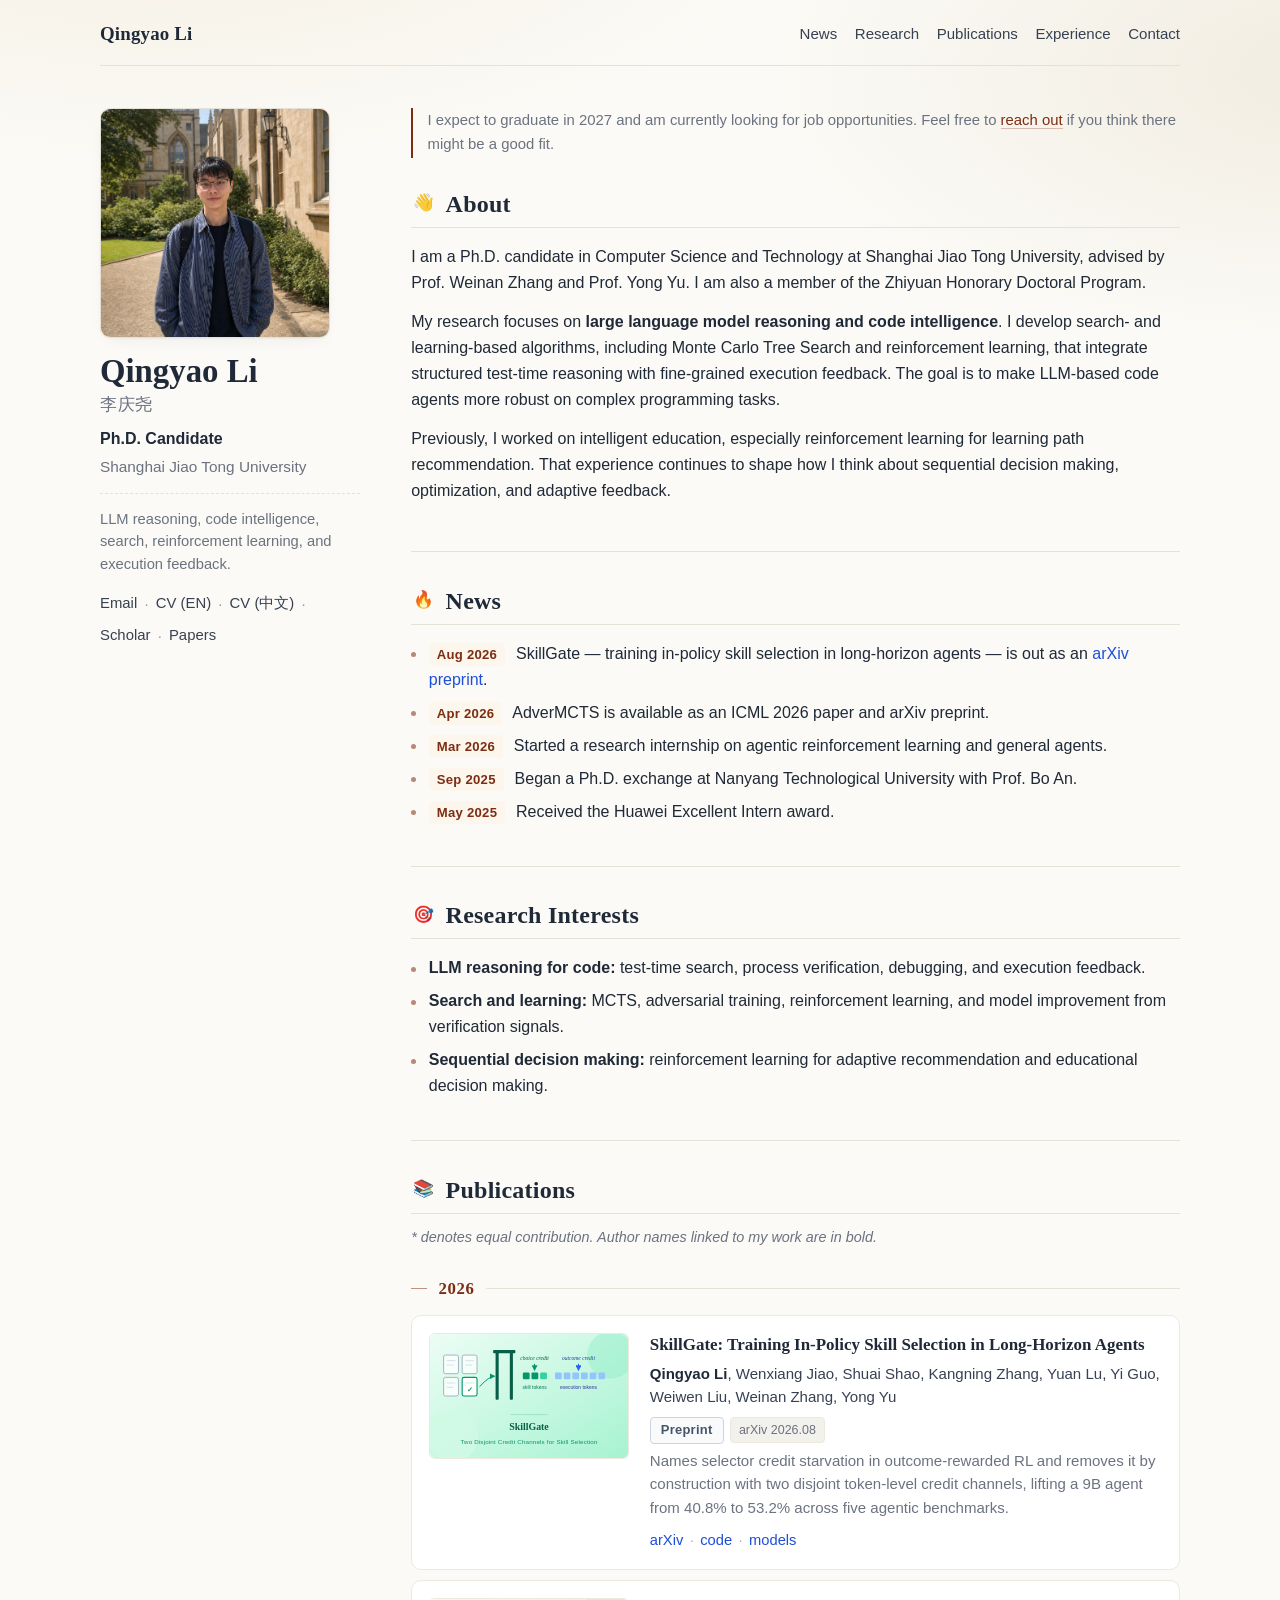
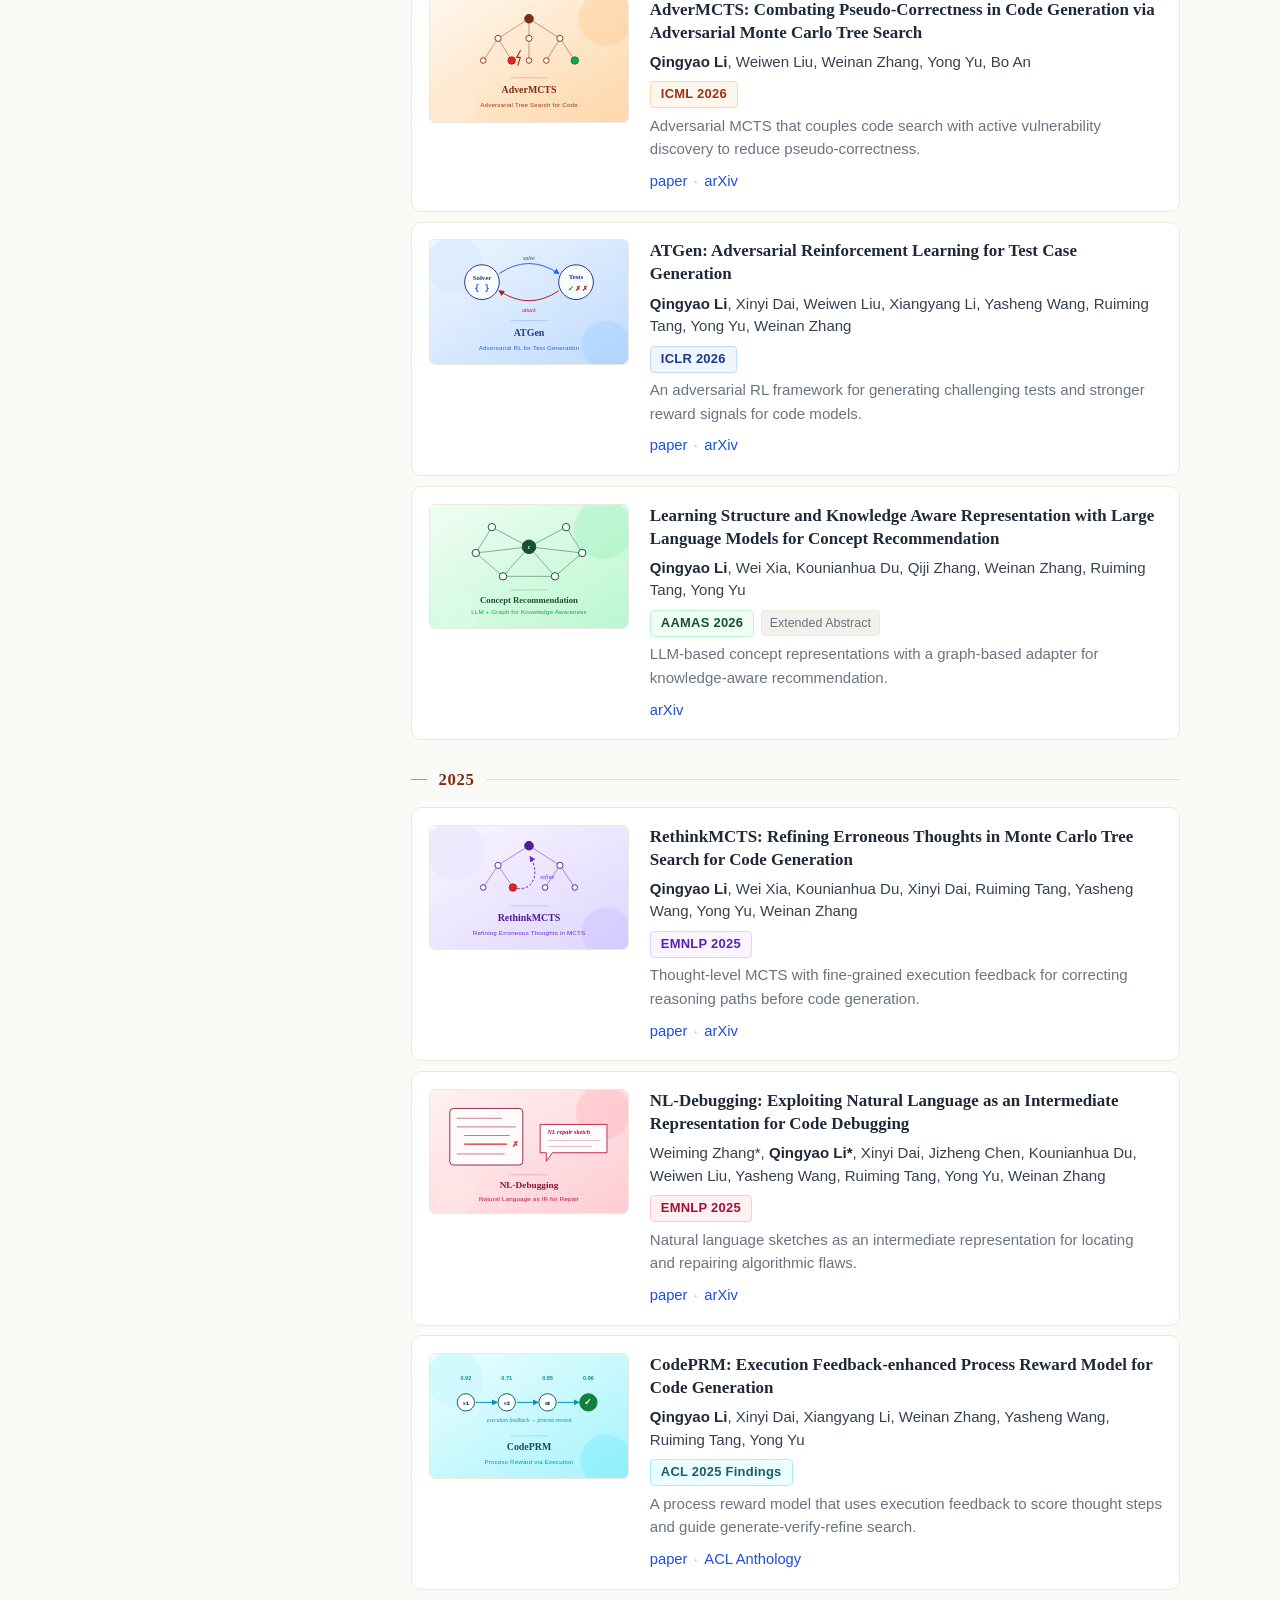
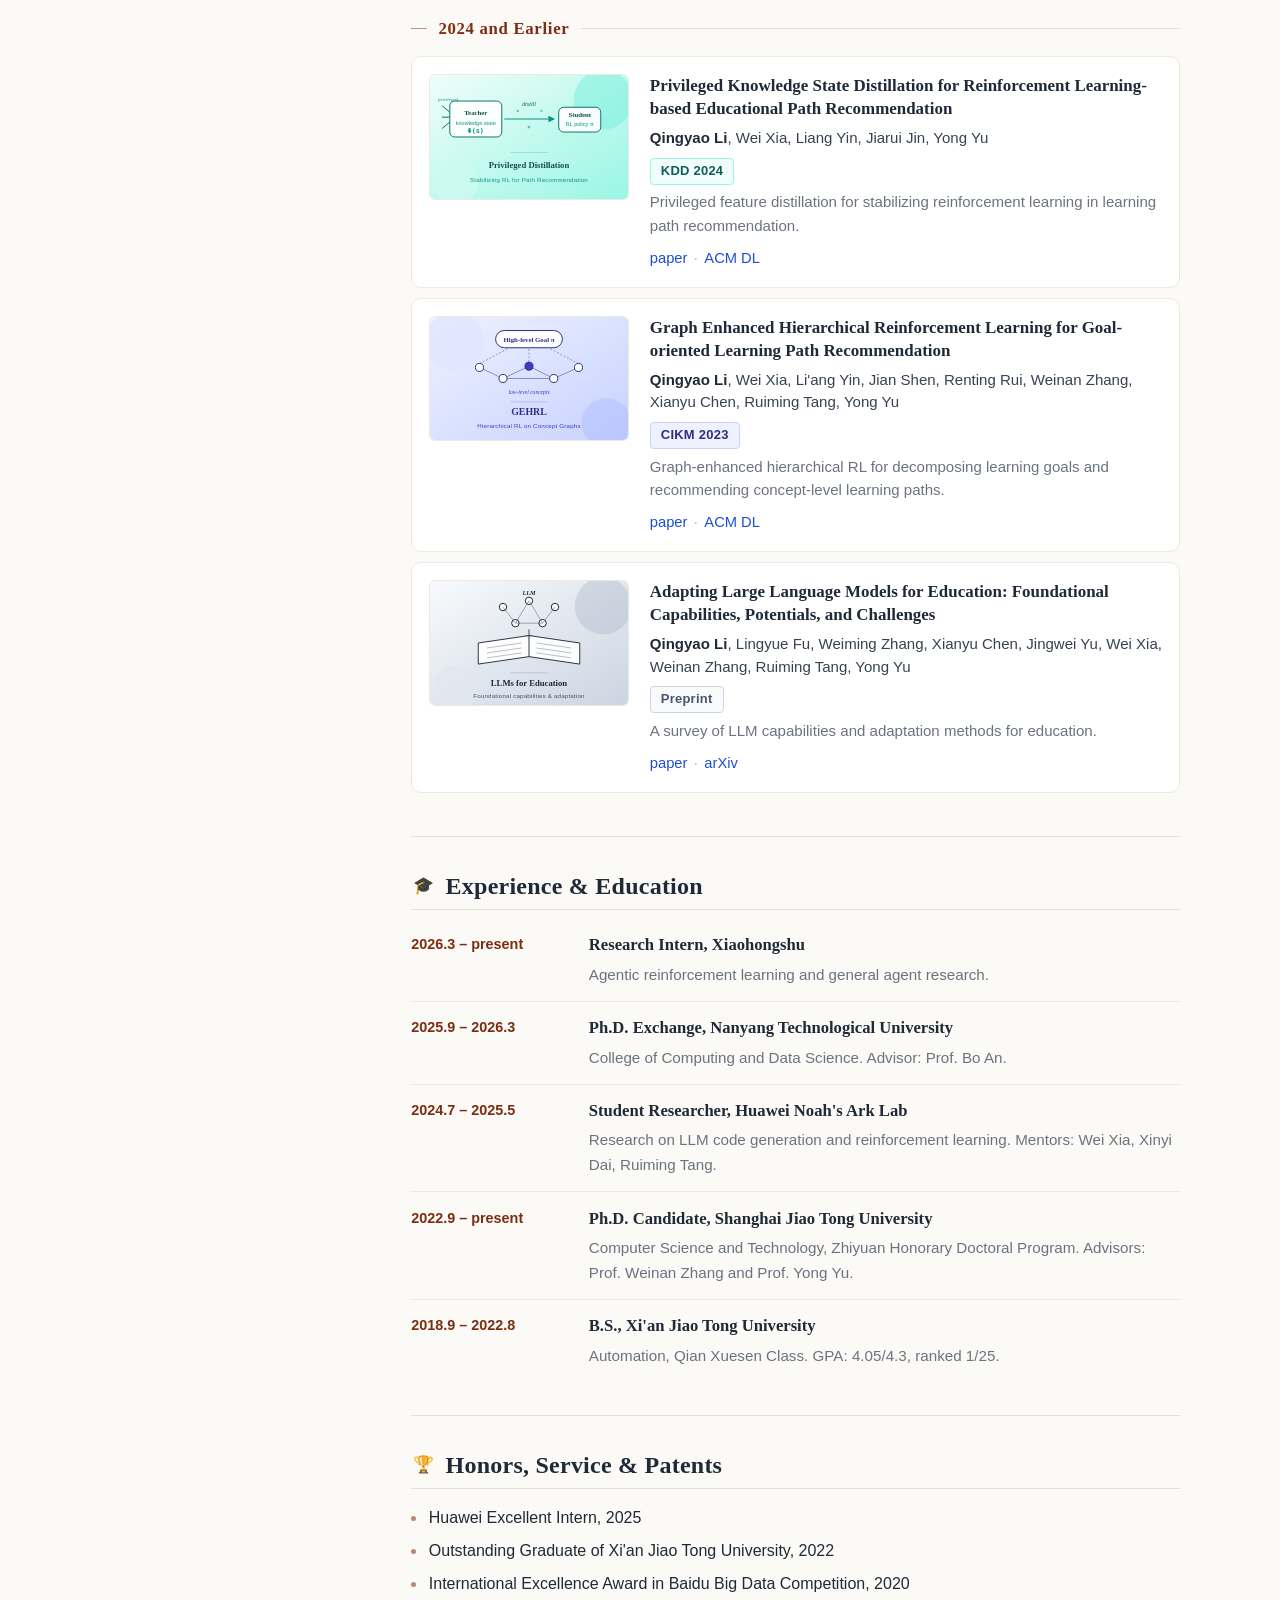
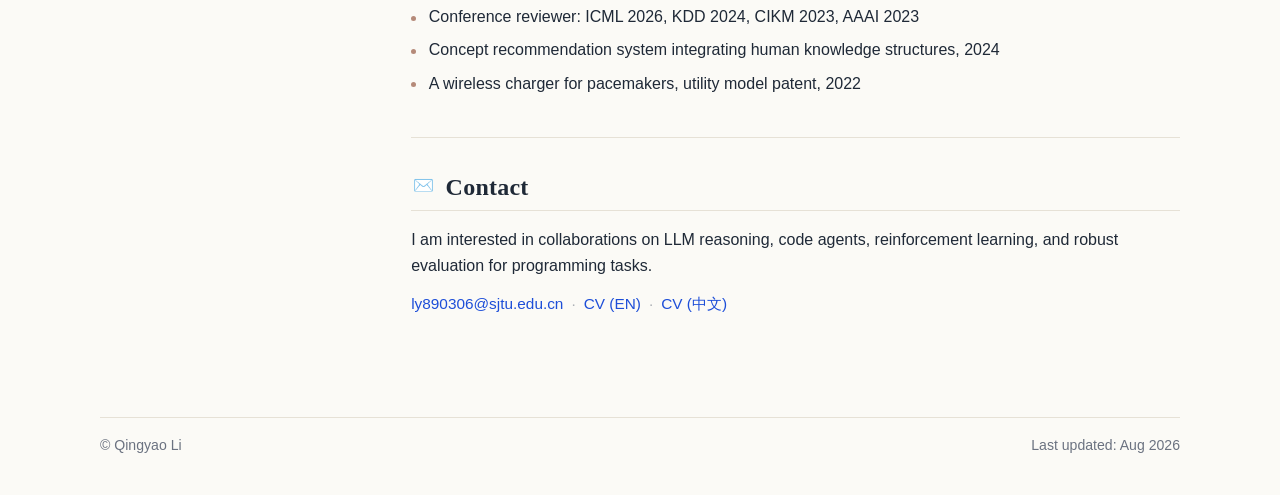
<file: index.html>
<!doctype html>
<html lang="en">
  <head>
    <meta charset="utf-8">
    <meta name="viewport" content="width=device-width, initial-scale=1">
    <title>Qingyao Li</title>
    <meta
      name="description"
      content="Qingyao Li is a Ph.D. candidate at Shanghai Jiao Tong University working on LLM reasoning, code intelligence, search, reinforcement learning, and execution feedback."
    >
    <meta property="og:title" content="Qingyao Li">
    <meta
      property="og:description"
      content="Ph.D. candidate in Computer Science at Shanghai Jiao Tong University. Research on LLM reasoning and code intelligence."
    >
    <meta property="og:type" content="website">
    <meta property="og:image" content="assets/img/profile.png">
    <script type="application/ld+json">
    {
      "@context": "https://schema.org",
      "@type": "Person",
      "name": "Qingyao Li",
      "alternateName": "李庆尧",
      "url": "https://simonlqy.github.io/",
      "image": "https://simonlqy.github.io/assets/img/profile.png",
      "jobTitle": "Ph.D. Candidate",
      "affiliation": {
        "@type": "CollegeOrUniversity",
        "name": "Shanghai Jiao Tong University"
      },
      "email": "mailto:ly890306@sjtu.edu.cn",
      "sameAs": [
        "https://scholar.google.com/citations?hl=zh-CN&user=PplsT-oAAAAJ"
      ]
    }
    </script>
    <link rel="stylesheet" href="assets/css/styles.css">
  </head>
  <body>
    <a class="skip-link" href="#main">Skip to content</a>

    <div class="page">
      <header class="topbar">
        <a class="site-name" href="#top">Qingyao Li</a>
        <nav class="topnav" aria-label="Primary navigation">
          <a href="#news">News</a>
          <a href="#research">Research</a>
          <a href="#publications">Publications</a>
          <a href="#experience">Experience</a>
          <a href="#contact">Contact</a>
        </nav>
      </header>

      <div class="layout" id="top">
        <aside class="profile">
          <img class="profile-photo" src="assets/img/profile.png" alt="Portrait of Qingyao Li">
          <h1>Qingyao Li</h1>
          <p class="name-cn">李庆尧</p>
          <p class="role">Ph.D. Candidate</p>
          <p class="affiliation">Shanghai Jiao Tong University</p>
          <p class="focus">LLM reasoning, code intelligence, search, reinforcement learning, and execution feedback.</p>
          <div class="profile-links" aria-label="Profile links">
            <a href="mailto:ly890306@sjtu.edu.cn">Email</a>
            <span aria-hidden="true">·</span>
            <a href="assets/cv/QingyaoLi_CV_English.pdf">CV (EN)</a>
            <span aria-hidden="true">·</span>
            <a href="assets/cv/QingyaoLi_CV_Chinese.pdf">CV (中文)</a>
            <span aria-hidden="true">·</span>
            <a href="https://scholar.google.com/citations?hl=zh-CN&amp;user=PplsT-oAAAAJ">Scholar</a>
            <span aria-hidden="true">·</span>
            <a href="#publications">Papers</a>
          </div>
        </aside>

        <main id="main" class="content">
          <p class="job-market">
            I expect to graduate in 2027 and am currently looking for job opportunities.
            Feel free to <a href="mailto:ly890306@sjtu.edu.cn">reach out</a> if you think
            there might be a good fit.
          </p>

          <section class="intro" aria-labelledby="intro-title">
            <h2 id="intro-title"><span class="h2-icon" aria-hidden="true">👋</span>About</h2>
            <p>
              I am a Ph.D. candidate in Computer Science and Technology at Shanghai Jiao Tong
              University, advised by Prof. Weinan Zhang and Prof. Yong Yu. I am also a member of
              the Zhiyuan Honorary Doctoral Program.
            </p>
            <p>
              My research focuses on <strong>large language model reasoning and code intelligence</strong>.
              I develop search- and learning-based algorithms, including Monte Carlo Tree Search and
              reinforcement learning, that integrate structured test-time reasoning with fine-grained
              execution feedback. The goal is to make LLM-based code agents more robust on complex
              programming tasks.
            </p>
            <p>
              Previously, I worked on intelligent education, especially reinforcement learning for
              learning path recommendation. That experience continues to shape how I think about
              sequential decision making, optimization, and adaptive feedback.
            </p>
          </section>

          <section id="news" aria-labelledby="news-title">
            <h2 id="news-title"><span class="h2-icon" aria-hidden="true">🔥</span>News</h2>
            <ul class="news-list">
              <li><span>Aug 2026</span> SkillGate — training in-policy skill selection in long-horizon agents — is out as an <a href="https://arxiv.org/abs/2608.18852">arXiv preprint</a>.</li>
              <li><span>Apr 2026</span> AdverMCTS is available as an ICML 2026 paper and arXiv preprint.</li>
              <li><span>Mar 2026</span> Started a research internship on agentic reinforcement learning and general agents.</li>
              <li><span>Sep 2025</span> Began a Ph.D. exchange at Nanyang Technological University with Prof. Bo An.</li>
              <li><span>May 2025</span> Received the Huawei Excellent Intern award.</li>
            </ul>
          </section>

          <section id="research" aria-labelledby="research-title">
            <h2 id="research-title"><span class="h2-icon" aria-hidden="true">🎯</span>Research Interests</h2>
            <ul class="interest-list">
              <li><strong>LLM reasoning for code:</strong> test-time search, process verification, debugging, and execution feedback.</li>
              <li><strong>Search and learning:</strong> MCTS, adversarial training, reinforcement learning, and model improvement from verification signals.</li>
              <li><strong>Sequential decision making:</strong> reinforcement learning for adaptive recommendation and educational decision making.</li>
            </ul>
          </section>

          <section id="publications" aria-labelledby="publications-title">
            <h2 id="publications-title"><span class="h2-icon" aria-hidden="true">📚</span>Publications</h2>
            <p class="note">* denotes equal contribution. Author names linked to my work are in bold.</p>

            <h3 class="year-heading"><span>2026</span></h3>

            <article class="pub-item">
              <a class="pub-teaser" href="https://arxiv.org/abs/2608.18852" aria-label="SkillGate teaser">
                <img src="assets/img/teasers/skillgate.svg" alt="Candidate skills passing a gate into two disjoint credit channels — SkillGate">
              </a>
              <div class="pub-body">
                <h4>SkillGate: Training In-Policy Skill Selection in Long-Horizon Agents</h4>
                <p class="authors"><strong>Qingyao Li</strong>, Wenxiang Jiao, Shuai Shao, Kangning Zhang, Yuan Lu, Yi Guo, Weiwen Liu, Weinan Zhang, Yong Yu</p>
                <p class="venue"><span class="venue-badge venue-preprint">Preprint</span> <span class="venue-tag">arXiv 2026.08</span></p>
                <p class="summary">Names selector credit starvation in outcome-rewarded RL and removes it by construction with two disjoint token-level credit channels, lifting a 9B agent from 40.8% to 53.2% across five agentic benchmarks.</p>
                <p class="links">
                  <a href="https://arxiv.org/abs/2608.18852">arXiv</a>
                  <span aria-hidden="true">·</span>
                  <a href="https://github.com/DeepExperience/SkillGate">code</a>
                  <span aria-hidden="true">·</span>
                  <a href="https://huggingface.co/simonlqy/SkillGate-9B">models</a>
                </p>
              </div>
            </article>

            <article class="pub-item">
              <a class="pub-teaser" href="https://arxiv.org/abs/2604.10449" aria-label="AdverMCTS teaser">
                <img src="assets/img/teasers/advermcts.svg" alt="MCTS tree with one branch flagged as adversarial — AdverMCTS">
              </a>
              <div class="pub-body">
                <h4>AdverMCTS: Combating Pseudo-Correctness in Code Generation via Adversarial Monte Carlo Tree Search</h4>
                <p class="authors"><strong>Qingyao Li</strong>, Weiwen Liu, Weinan Zhang, Yong Yu, Bo An</p>
                <p class="venue"><span class="venue-badge venue-icml">ICML 2026</span></p>
                <p class="summary">Adversarial MCTS that couples code search with active vulnerability discovery to reduce pseudo-correctness.</p>
                <p class="links">
                  <a href="assets/papers/advermcts-icml2026.pdf">paper</a>
                  <span aria-hidden="true">·</span>
                  <a href="https://arxiv.org/abs/2604.10449">arXiv</a>
                </p>
              </div>
            </article>

            <article class="pub-item">
              <a class="pub-teaser" href="https://arxiv.org/abs/2510.14635" aria-label="ATGen teaser">
                <img src="assets/img/teasers/atgen.svg" alt="Solver and adversary in a min-max loop — ATGen">
              </a>
              <div class="pub-body">
                <h4>ATGen: Adversarial Reinforcement Learning for Test Case Generation</h4>
                <p class="authors"><strong>Qingyao Li</strong>, Xinyi Dai, Weiwen Liu, Xiangyang Li, Yasheng Wang, Ruiming Tang, Yong Yu, Weinan Zhang</p>
                <p class="venue"><span class="venue-badge venue-iclr">ICLR 2026</span></p>
                <p class="summary">An adversarial RL framework for generating challenging tests and stronger reward signals for code models.</p>
                <p class="links">
                  <a href="assets/papers/atgen-iclr2026.pdf">paper</a>
                  <span aria-hidden="true">·</span>
                  <a href="https://arxiv.org/abs/2510.14635">arXiv</a>
                </p>
              </div>
            </article>

            <article class="pub-item">
              <a class="pub-teaser" href="https://arxiv.org/abs/2405.12442" aria-label="Concept Recommendation teaser">
                <img src="assets/img/teasers/concept-rec.svg" alt="Knowledge graph with central concept node — Concept Recommendation">
              </a>
              <div class="pub-body">
                <h4>Learning Structure and Knowledge Aware Representation with Large Language Models for Concept Recommendation</h4>
                <p class="authors"><strong>Qingyao Li</strong>, Wei Xia, Kounianhua Du, Qiji Zhang, Weinan Zhang, Ruiming Tang, Yong Yu</p>
                <p class="venue"><span class="venue-badge venue-aamas">AAMAS 2026</span> <span class="venue-tag">Extended Abstract</span></p>
                <p class="summary">LLM-based concept representations with a graph-based adapter for knowledge-aware recommendation.</p>
                <p class="links">
                  <a href="https://arxiv.org/abs/2405.12442">arXiv</a>
                </p>
              </div>
            </article>

            <h3 class="year-heading"><span>2025</span></h3>

            <article class="pub-item">
              <a class="pub-teaser" href="https://www.arxiv.org/abs/2409.09584" aria-label="RethinkMCTS teaser">
                <img src="assets/img/teasers/rethinkmcts.svg" alt="MCTS tree with rethink loop on an erroneous thought — RethinkMCTS">
              </a>
              <div class="pub-body">
                <h4>RethinkMCTS: Refining Erroneous Thoughts in Monte Carlo Tree Search for Code Generation</h4>
                <p class="authors"><strong>Qingyao Li</strong>, Wei Xia, Kounianhua Du, Xinyi Dai, Ruiming Tang, Yasheng Wang, Yong Yu, Weinan Zhang</p>
                <p class="venue"><span class="venue-badge venue-emnlp">EMNLP 2025</span></p>
                <p class="summary">Thought-level MCTS with fine-grained execution feedback for correcting reasoning paths before code generation.</p>
                <p class="links">
                  <a href="assets/papers/rethinkmcts-emnlp2025.pdf">paper</a>
                  <span aria-hidden="true">·</span>
                  <a href="https://www.arxiv.org/abs/2409.09584">arXiv</a>
                </p>
              </div>
            </article>

            <article class="pub-item">
              <a class="pub-teaser" href="https://arxiv.org/abs/2505.15356" aria-label="NL-Debugging teaser">
                <img src="assets/img/teasers/nl-debugging.svg" alt="Code block with a natural language repair sketch — NL-Debugging">
              </a>
              <div class="pub-body">
                <h4>NL-Debugging: Exploiting Natural Language as an Intermediate Representation for Code Debugging</h4>
                <p class="authors">Weiming Zhang*, <strong>Qingyao Li*</strong>, Xinyi Dai, Jizheng Chen, Kounianhua Du, Weiwen Liu, Yasheng Wang, Ruiming Tang, Yong Yu, Weinan Zhang</p>
                <p class="venue"><span class="venue-badge venue-emnlp-rose">EMNLP 2025</span></p>
                <p class="summary">Natural language sketches as an intermediate representation for locating and repairing algorithmic flaws.</p>
                <p class="links">
                  <a href="assets/papers/nl-debugging-emnlp2025.pdf">paper</a>
                  <span aria-hidden="true">·</span>
                  <a href="https://arxiv.org/abs/2505.15356">arXiv</a>
                </p>
              </div>
            </article>

            <article class="pub-item">
              <a class="pub-teaser" href="https://aclanthology.org/2025.findings-acl.428.pdf" aria-label="CodePRM teaser">
                <img src="assets/img/teasers/codeprm.svg" alt="Chain of thought steps with process reward scores — CodePRM">
              </a>
              <div class="pub-body">
                <h4>CodePRM: Execution Feedback-enhanced Process Reward Model for Code Generation</h4>
                <p class="authors"><strong>Qingyao Li</strong>, Xinyi Dai, Xiangyang Li, Weinan Zhang, Yasheng Wang, Ruiming Tang, Yong Yu</p>
                <p class="venue"><span class="venue-badge venue-acl">ACL 2025 Findings</span></p>
                <p class="summary">A process reward model that uses execution feedback to score thought steps and guide generate-verify-refine search.</p>
                <p class="links">
                  <a href="assets/papers/codeprm-acl2025.pdf">paper</a>
                  <span aria-hidden="true">·</span>
                  <a href="https://aclanthology.org/2025.findings-acl.428.pdf">ACL Anthology</a>
                </p>
              </div>
            </article>

            <h3 class="year-heading"><span>2024 and Earlier</span></h3>

            <article class="pub-item">
              <a class="pub-teaser" href="https://dl.acm.org/doi/10.1145/3637528.3671872" aria-label="PFD teaser">
                <img src="assets/img/teasers/pfd.svg" alt="Privileged teacher distilling knowledge to an RL student policy — PFD">
              </a>
              <div class="pub-body">
                <h4>Privileged Knowledge State Distillation for Reinforcement Learning-based Educational Path Recommendation</h4>
                <p class="authors"><strong>Qingyao Li</strong>, Wei Xia, Liang Yin, Jiarui Jin, Yong Yu</p>
                <p class="venue"><span class="venue-badge venue-kdd">KDD 2024</span></p>
                <p class="summary">Privileged feature distillation for stabilizing reinforcement learning in learning path recommendation.</p>
                <p class="links">
                  <a href="assets/papers/pfd-kdd2024.pdf">paper</a>
                  <span aria-hidden="true">·</span>
                  <a href="https://dl.acm.org/doi/10.1145/3637528.3671872">ACM DL</a>
                </p>
              </div>
            </article>

            <article class="pub-item">
              <a class="pub-teaser" href="https://dl.acm.org/doi/10.1145/3583780.3614897" aria-label="GEHRL teaser">
                <img src="assets/img/teasers/gehrl.svg" alt="High-level policy steering a graph of low-level concepts — GEHRL">
              </a>
              <div class="pub-body">
                <h4>Graph Enhanced Hierarchical Reinforcement Learning for Goal-oriented Learning Path Recommendation</h4>
                <p class="authors"><strong>Qingyao Li</strong>, Wei Xia, Li'ang Yin, Jian Shen, Renting Rui, Weinan Zhang, Xianyu Chen, Ruiming Tang, Yong Yu</p>
                <p class="venue"><span class="venue-badge venue-cikm">CIKM 2023</span></p>
                <p class="summary">Graph-enhanced hierarchical RL for decomposing learning goals and recommending concept-level learning paths.</p>
                <p class="links">
                  <a href="assets/papers/gehrl-cikm2023.pdf">paper</a>
                  <span aria-hidden="true">·</span>
                  <a href="https://dl.acm.org/doi/10.1145/3583780.3614897">ACM DL</a>
                </p>
              </div>
            </article>

            <article class="pub-item">
              <a class="pub-teaser" href="https://arxiv.org/abs/2401.08664" aria-label="LLM4Edu survey teaser">
                <img src="assets/img/teasers/llm-edu.svg" alt="Open book topped with a small neural-network glyph — LLM for Education">
              </a>
              <div class="pub-body">
                <h4>Adapting Large Language Models for Education: Foundational Capabilities, Potentials, and Challenges</h4>
                <p class="authors"><strong>Qingyao Li</strong>, Lingyue Fu, Weiming Zhang, Xianyu Chen, Jingwei Yu, Wei Xia, Weinan Zhang, Ruiming Tang, Yong Yu</p>
                <p class="venue"><span class="venue-badge venue-preprint">Preprint</span></p>
                <p class="summary">A survey of LLM capabilities and adaptation methods for education.</p>
                <p class="links">
                  <a href="assets/papers/llm-education-survey.pdf">paper</a>
                  <span aria-hidden="true">·</span>
                  <a href="https://arxiv.org/abs/2401.08664">arXiv</a>
                </p>
              </div>
            </article>
          </section>

          <section id="experience" aria-labelledby="experience-title">
            <h2 id="experience-title"><span class="h2-icon" aria-hidden="true">🎓</span>Experience &amp; Education</h2>
            <div class="entry">
              <span>2026.3 – present</span>
              <div>
                <h3>Research Intern, Xiaohongshu</h3>
                <p>Agentic reinforcement learning and general agent research.</p>
              </div>
            </div>
            <div class="entry">
              <span>2025.9 – 2026.3</span>
              <div>
                <h3>Ph.D. Exchange, Nanyang Technological University</h3>
                <p>College of Computing and Data Science. Advisor: Prof. Bo An.</p>
              </div>
            </div>
            <div class="entry">
              <span>2024.7 – 2025.5</span>
              <div>
                <h3>Student Researcher, Huawei Noah's Ark Lab</h3>
                <p>Research on LLM code generation and reinforcement learning. Mentors: Wei Xia, Xinyi Dai, Ruiming Tang.</p>
              </div>
            </div>
            <div class="entry">
              <span>2022.9 – present</span>
              <div>
                <h3>Ph.D. Candidate, Shanghai Jiao Tong University</h3>
                <p>Computer Science and Technology, Zhiyuan Honorary Doctoral Program. Advisors: Prof. Weinan Zhang and Prof. Yong Yu.</p>
              </div>
            </div>
            <div class="entry">
              <span>2018.9 – 2022.8</span>
              <div>
                <h3>B.S., Xi'an Jiao Tong University</h3>
                <p>Automation, Qian Xuesen Class. GPA: 4.05/4.3, ranked 1/25.</p>
              </div>
            </div>
          </section>

          <section aria-labelledby="service-title">
            <h2 id="service-title"><span class="h2-icon" aria-hidden="true">🏆</span>Honors, Service &amp; Patents</h2>
            <ul class="plain-list">
              <li>Huawei Excellent Intern, 2025</li>
              <li>Outstanding Graduate of Xi'an Jiao Tong University, 2022</li>
              <li>International Excellence Award in Baidu Big Data Competition, 2020</li>
              <li>Conference reviewer: ICML 2026, KDD 2024, CIKM 2023, AAAI 2023</li>
              <li>Concept recommendation system integrating human knowledge structures, 2024</li>
              <li>A wireless charger for pacemakers, utility model patent, 2022</li>
            </ul>
          </section>

          <section id="contact" aria-labelledby="contact-title">
            <h2 id="contact-title"><span class="h2-icon" aria-hidden="true">✉️</span>Contact</h2>
            <p>
              I am interested in collaborations on LLM reasoning, code agents, reinforcement learning,
              and robust evaluation for programming tasks.
            </p>
            <p class="links">
              <a href="mailto:ly890306@sjtu.edu.cn">ly890306@sjtu.edu.cn</a>
              <span aria-hidden="true">·</span>
              <a href="assets/cv/QingyaoLi_CV_English.pdf">CV (EN)</a>
              <span aria-hidden="true">·</span>
              <a href="assets/cv/QingyaoLi_CV_Chinese.pdf">CV (中文)</a>
            </p>
          </section>
        </main>
      </div>

      <footer class="footer">
        <span>© Qingyao Li</span>
        <span>Last updated: Aug 2026</span>
      </footer>
    </div>
  </body>
</html>
</file>
<file: assets/css/styles.css>
:root {
  --bg: #fbfaf6;
  --paper: #ffffff;
  --ink: #1f2937;
  --ink-soft: #374151;
  --muted: #6b7280;
  --faint: #f3f1ec;
  --line: #e6e1d6;
  --line-soft: #ede9df;
  --link: #1d4ed8;
  --link-visited: #6d28d9;
  --accent: #7c2d12;
  --accent-soft: #fdf6ed;
  --shadow: 0 1px 2px rgba(31, 41, 55, 0.04), 0 6px 18px -10px rgba(31, 41, 55, 0.12);
}

* {
  box-sizing: border-box;
}

html {
  scroll-behavior: smooth;
}

body {
  margin: 0;
  color: var(--ink);
  background: var(--bg);
  background-image:
    radial-gradient(1100px 480px at 12% -120px, #f5efe1 0%, rgba(245, 239, 225, 0) 60%),
    radial-gradient(900px 420px at 105% 8%, #f1ece0 0%, rgba(241, 236, 224, 0) 65%);
  background-attachment: fixed;
  font-family: "Inter", -apple-system, BlinkMacSystemFont, "Segoe UI", Roboto, Helvetica, Arial, sans-serif;
  font-size: 16px;
  line-height: 1.62;
  overflow-x: hidden;
  -webkit-font-smoothing: antialiased;
  -moz-osx-font-smoothing: grayscale;
}

a {
  color: var(--link);
  text-decoration: none;
  transition: color 120ms ease;
}

a:visited {
  color: var(--link-visited);
}

a:hover {
  text-decoration: underline;
  text-underline-offset: 2px;
}

img {
  display: block;
  max-width: 100%;
}

.skip-link {
  position: absolute;
  left: 1rem;
  top: 0.5rem;
  z-index: 100;
  padding: 0.4rem 0.65rem;
  color: #ffffff;
  background: var(--ink);
  border-radius: 4px;
  transform: translateY(-140%);
}

.skip-link:focus {
  transform: translateY(0);
}

.page {
  width: min(1080px, calc(100% - 40px));
  margin: 0 auto;
}

/* Top bar */
.topbar {
  display: flex;
  align-items: center;
  justify-content: space-between;
  gap: 1rem;
  padding: 1.2rem 0 0.95rem;
  border-bottom: 1px solid var(--line);
}

.site-name {
  color: var(--ink);
  font-family: Georgia, "Times New Roman", serif;
  font-weight: 700;
  font-size: 1.18rem;
  letter-spacing: 0.01em;
}

.site-name:visited {
  color: var(--ink);
}

.topnav {
  display: flex;
  flex-wrap: wrap;
  gap: 1.1rem;
  justify-content: flex-end;
  font-size: 0.94rem;
}

.topnav a {
  color: var(--ink-soft);
  position: relative;
}

.topnav a:hover {
  color: var(--accent);
  text-decoration: none;
}

.topnav a:hover::after {
  transform: scaleX(1);
}

.topnav a::after {
  content: "";
  position: absolute;
  left: 0;
  right: 0;
  bottom: -4px;
  height: 1.5px;
  background: var(--accent);
  transform: scaleX(0);
  transform-origin: left;
  transition: transform 180ms ease;
}

/* Layout */
.layout {
  display: grid;
  grid-template-columns: 260px minmax(0, 1fr);
  gap: 3.2rem;
  align-items: start;
  padding-top: 2.6rem;
}

/* Profile sidebar */
.profile {
  position: sticky;
  top: 1.5rem;
}

.profile-photo {
  width: 230px;
  aspect-ratio: 1 / 1;
  object-fit: cover;
  object-position: 50% 34%;
  border: 1px solid var(--line);
  border-radius: 10px;
  box-shadow: var(--shadow);
}

.profile h1 {
  margin: 1.05rem 0 0.05rem;
  font-family: Georgia, "Times New Roman", serif;
  font-size: 2.05rem;
  line-height: 1.08;
  letter-spacing: 0;
}

.name-cn {
  margin: 0 0 0.5rem;
  color: var(--muted);
  font-family: Georgia, "Times New Roman", serif;
  font-size: 1.05rem;
  letter-spacing: 0.04em;
}

.role,
.affiliation,
.focus {
  margin: 0.18rem 0;
  color: var(--muted);
}

.role {
  color: var(--ink);
  font-weight: 600;
  font-size: 1rem;
}

.affiliation {
  font-size: 0.96rem;
}

.focus {
  margin-top: 0.85rem;
  padding-top: 0.85rem;
  border-top: 1px dashed var(--line);
  font-size: 0.92rem;
  line-height: 1.55;
}

.profile-links {
  margin-top: 0.95rem;
  display: flex;
  flex-wrap: wrap;
  gap: 0.45rem;
  align-items: center;
  font-size: 0.93rem;
}

.profile-links span {
  color: var(--muted);
  opacity: 0.7;
}

.profile-links a {
  color: var(--ink-soft);
  border-bottom: 1px solid transparent;
  transition: border-color 120ms ease, color 120ms ease;
}

.profile-links a:hover {
  color: var(--accent);
  border-bottom-color: var(--accent);
  text-decoration: none;
}

/* Content */
.content {
  min-width: 0;
}

/* Job market note */
.job-market {
  margin: 0 0 1.9rem;
  padding: 0.1rem 0 0.1rem 0.9rem;
  border-left: 2px solid var(--accent);
  color: var(--muted);
  font-size: 0.93rem;
  line-height: 1.6;
}

.job-market a,
.job-market a:visited {
  color: var(--accent);
  border-bottom: 1px solid rgba(124, 45, 18, 0.28);
}

.job-market a:hover {
  border-bottom-color: var(--accent);
  text-decoration: none;
}

section {
  padding: 0 0 2.1rem;
  margin: 0 0 2.1rem;
  border-bottom: 1px solid var(--line);
}

section:last-of-type {
  border-bottom: 0;
}

h2 {
  display: flex;
  align-items: center;
  gap: 0.55rem;
  margin: 0 0 1rem;
  padding-bottom: 0.5rem;
  border-bottom: 1px solid var(--line);
  font-family: Georgia, "Times New Roman", serif;
  font-size: 1.5rem;
  line-height: 1.25;
  letter-spacing: 0.01em;
  color: var(--ink);
}

h2 .h2-icon {
  display: inline-flex;
  align-items: center;
  justify-content: center;
  width: 1.6rem;
  height: 1.6rem;
  font-size: 1.05rem;
  filter: saturate(0.9);
}

.intro p,
section > p {
  margin: 0 0 0.85rem;
}

/* News */
.news-list,
.interest-list,
.plain-list {
  margin: 0;
  padding-left: 0;
  list-style: none;
}

.news-list li,
.interest-list li,
.plain-list li {
  margin: 0.45rem 0;
  padding-left: 1.1rem;
  position: relative;
}

.news-list li::before,
.interest-list li::before,
.plain-list li::before {
  content: "";
  position: absolute;
  left: 0;
  top: 0.7rem;
  width: 5px;
  height: 5px;
  border-radius: 50%;
  background: var(--accent);
  opacity: 0.55;
}

.news-list span {
  display: inline-block;
  margin-right: 0.4rem;
  padding: 1px 8px;
  border-radius: 4px;
  background: var(--accent-soft);
  color: var(--accent);
  font-size: 0.82rem;
  font-weight: 600;
  letter-spacing: 0.02em;
}

.note {
  margin: -0.25rem 0 1.1rem;
  color: var(--muted);
  font-size: 0.9rem;
  font-style: italic;
}

/* Year heading */
.year-heading {
  margin: 1.6rem 0 0.85rem;
  font-family: Georgia, "Times New Roman", serif;
  font-size: 1.05rem;
  font-weight: 700;
  letter-spacing: 0.04em;
  color: var(--accent);
  display: flex;
  align-items: center;
  gap: 0.7rem;
}

.year-heading::before,
.year-heading::after {
  content: "";
  flex: 0 0 auto;
}

.year-heading::before {
  width: 16px;
  height: 1px;
  background: var(--accent);
  opacity: 0.5;
}

.year-heading::after {
  flex: 1;
  height: 1px;
  background: var(--line);
}

.year-heading span {
  flex: 0 0 auto;
}

/* Publication card */
.pub-item {
  display: grid;
  grid-template-columns: 200px minmax(0, 1fr);
  gap: 1.3rem;
  padding: 1.05rem;
  margin: 0.6rem 0;
  background: var(--paper);
  border: 1px solid var(--line-soft);
  border-radius: 10px;
  transition: box-shadow 180ms ease, transform 180ms ease, border-color 180ms ease;
}

.pub-item:hover {
  box-shadow: var(--shadow);
  border-color: var(--line);
  transform: translateY(-1px);
}

.pub-teaser {
  display: block;
  align-self: start;
  border-radius: 6px;
  overflow: hidden;
  border: 1px solid var(--line-soft);
  background: #fff;
  transition: transform 220ms ease;
}

.pub-teaser:hover {
  text-decoration: none;
  transform: scale(1.01);
}

.pub-teaser img {
  width: 100%;
  height: auto;
  display: block;
}

.pub-body {
  min-width: 0;
  display: flex;
  flex-direction: column;
  gap: 0.35rem;
}

.pub-body h4 {
  margin: 0 0 0.1rem;
  font-family: Georgia, "Times New Roman", serif;
  font-size: 1.06rem;
  font-weight: 600;
  line-height: 1.36;
  letter-spacing: 0;
  color: var(--ink);
}

.pub-body p {
  margin: 0;
}

.authors {
  color: var(--ink-soft);
  font-size: 0.94rem;
  line-height: 1.5;
}

.authors strong {
  color: var(--ink);
  font-weight: 600;
}

.venue {
  margin-top: 0.15rem !important;
  display: flex;
  flex-wrap: wrap;
  gap: 0.4rem;
  align-items: center;
}

/* Conference badges */
.venue-badge {
  display: inline-block;
  padding: 2px 10px;
  border-radius: 4px;
  font-size: 0.81rem;
  font-weight: 600;
  letter-spacing: 0.02em;
  border: 1px solid;
  white-space: nowrap;
}

.venue-tag {
  display: inline-block;
  padding: 2px 8px;
  border-radius: 4px;
  font-size: 0.78rem;
  color: var(--muted);
  background: var(--faint);
  border: 1px solid var(--line-soft);
  font-weight: 500;
}

.venue-icml {
  background: #fff7ed;
  color: #9a3412;
  border-color: #fed7aa;
}

.venue-iclr {
  background: #eff6ff;
  color: #1e3a8a;
  border-color: #bfdbfe;
}

.venue-aamas {
  background: #f0fdf4;
  color: #14532d;
  border-color: #bbf7d0;
}

.venue-emnlp {
  background: #faf5ff;
  color: #5b21b6;
  border-color: #ddd6fe;
}

.venue-emnlp-rose {
  background: #fff1f2;
  color: #9f1239;
  border-color: #fecdd3;
}

.venue-acl {
  background: #ecfeff;
  color: #155e75;
  border-color: #a5f3fc;
}

.venue-kdd {
  background: #f0fdfa;
  color: #115e59;
  border-color: #99f6e4;
}

.venue-cikm {
  background: #eef2ff;
  color: #312e81;
  border-color: #c7d2fe;
}

.venue-preprint {
  background: #f8fafc;
  color: #475569;
  border-color: #cbd5e1;
}

.summary {
  color: var(--muted);
  font-size: 0.94rem;
  line-height: 1.55;
}

.pub-body .links {
  margin-top: 0.25rem;
  display: flex;
  flex-wrap: wrap;
  gap: 0.4rem;
  align-items: center;
  font-size: 0.92rem;
}

.pub-body .links a {
  color: var(--link);
  font-weight: 500;
}

.pub-body .links span {
  color: var(--muted);
  opacity: 0.55;
}

/* Experience entries */
.entry {
  display: grid;
  grid-template-columns: 160px minmax(0, 1fr);
  gap: 1.1rem;
  padding: 0.85rem 0;
  border-top: 1px solid var(--line-soft);
}

.entry:first-of-type {
  border-top: 0;
  padding-top: 0.4rem;
}

.entry > span {
  color: var(--accent);
  font-weight: 600;
  font-size: 0.9rem;
  font-variant-numeric: tabular-nums;
  padding-top: 0.05rem;
}

.entry h3 {
  margin: 0 0 0.2rem;
  font-family: Georgia, "Times New Roman", serif;
  font-size: 1.04rem;
  font-weight: 600;
  letter-spacing: 0;
  color: var(--ink);
}

.entry p {
  margin: 0;
  color: var(--muted);
  font-size: 0.95rem;
}

/* Contact links */
#contact .links {
  display: flex;
  flex-wrap: wrap;
  gap: 0.5rem;
  align-items: center;
  font-size: 0.96rem;
}

#contact .links span {
  color: var(--muted);
  opacity: 0.55;
}

/* Footer */
.footer {
  display: flex;
  justify-content: space-between;
  gap: 1rem;
  padding: 1rem 0 2.4rem;
  border-top: 1px solid var(--line);
  color: var(--muted);
  font-size: 0.88rem;
  margin-top: 1.2rem;
}

/* Responsive */
@media (max-width: 900px) {
  .layout {
    grid-template-columns: 230px minmax(0, 1fr);
    gap: 2.2rem;
  }

  .profile-photo {
    width: 200px;
  }

  .pub-item {
    grid-template-columns: 170px minmax(0, 1fr);
    gap: 1.1rem;
  }
}

@media (max-width: 760px) {
  .page {
    width: min(100% - 28px, 1080px);
  }

  .topbar {
    align-items: flex-start;
    flex-direction: column;
    gap: 0.7rem;
  }

  .topnav {
    justify-content: flex-start;
    gap: 0.95rem;
  }

  .layout {
    grid-template-columns: 1fr;
    gap: 1.8rem;
    padding-top: 1.8rem;
  }

  .profile {
    position: static;
    display: grid;
    grid-template-columns: 140px minmax(0, 1fr);
    column-gap: 1.1rem;
    align-items: start;
  }

  .profile-photo {
    grid-row: span 6;
    width: 140px;
  }

  .profile h1 {
    margin-top: 0;
    font-size: 1.7rem;
  }

  .focus {
    grid-column: 1 / -1;
    margin-top: 0.4rem;
  }

  .profile-links {
    grid-column: 1 / -1;
  }

  .pub-item {
    grid-template-columns: 1fr;
    gap: 0.85rem;
    padding: 0.95rem;
  }

  .pub-teaser {
    max-width: 240px;
  }

  .entry {
    grid-template-columns: 1fr;
    gap: 0.15rem;
  }

  .entry > span {
    font-size: 0.85rem;
  }
}

@media (max-width: 520px) {
  body {
    font-size: 15px;
  }

  .page {
    width: min(100% - 24px, 1080px);
  }

  .profile {
    grid-template-columns: 1fr;
  }

  .profile-photo {
    grid-row: auto;
    width: 100%;
    max-width: 240px;
    aspect-ratio: 1 / 1;
  }

  .profile h1 {
    margin-top: 0.85rem;
    font-size: 1.85rem;
  }

  .footer {
    flex-direction: column;
    gap: 0.4rem;
  }

  h2 {
    font-size: 1.32rem;
  }

  .pub-body h4 {
    font-size: 1rem;
  }
}
</file>
